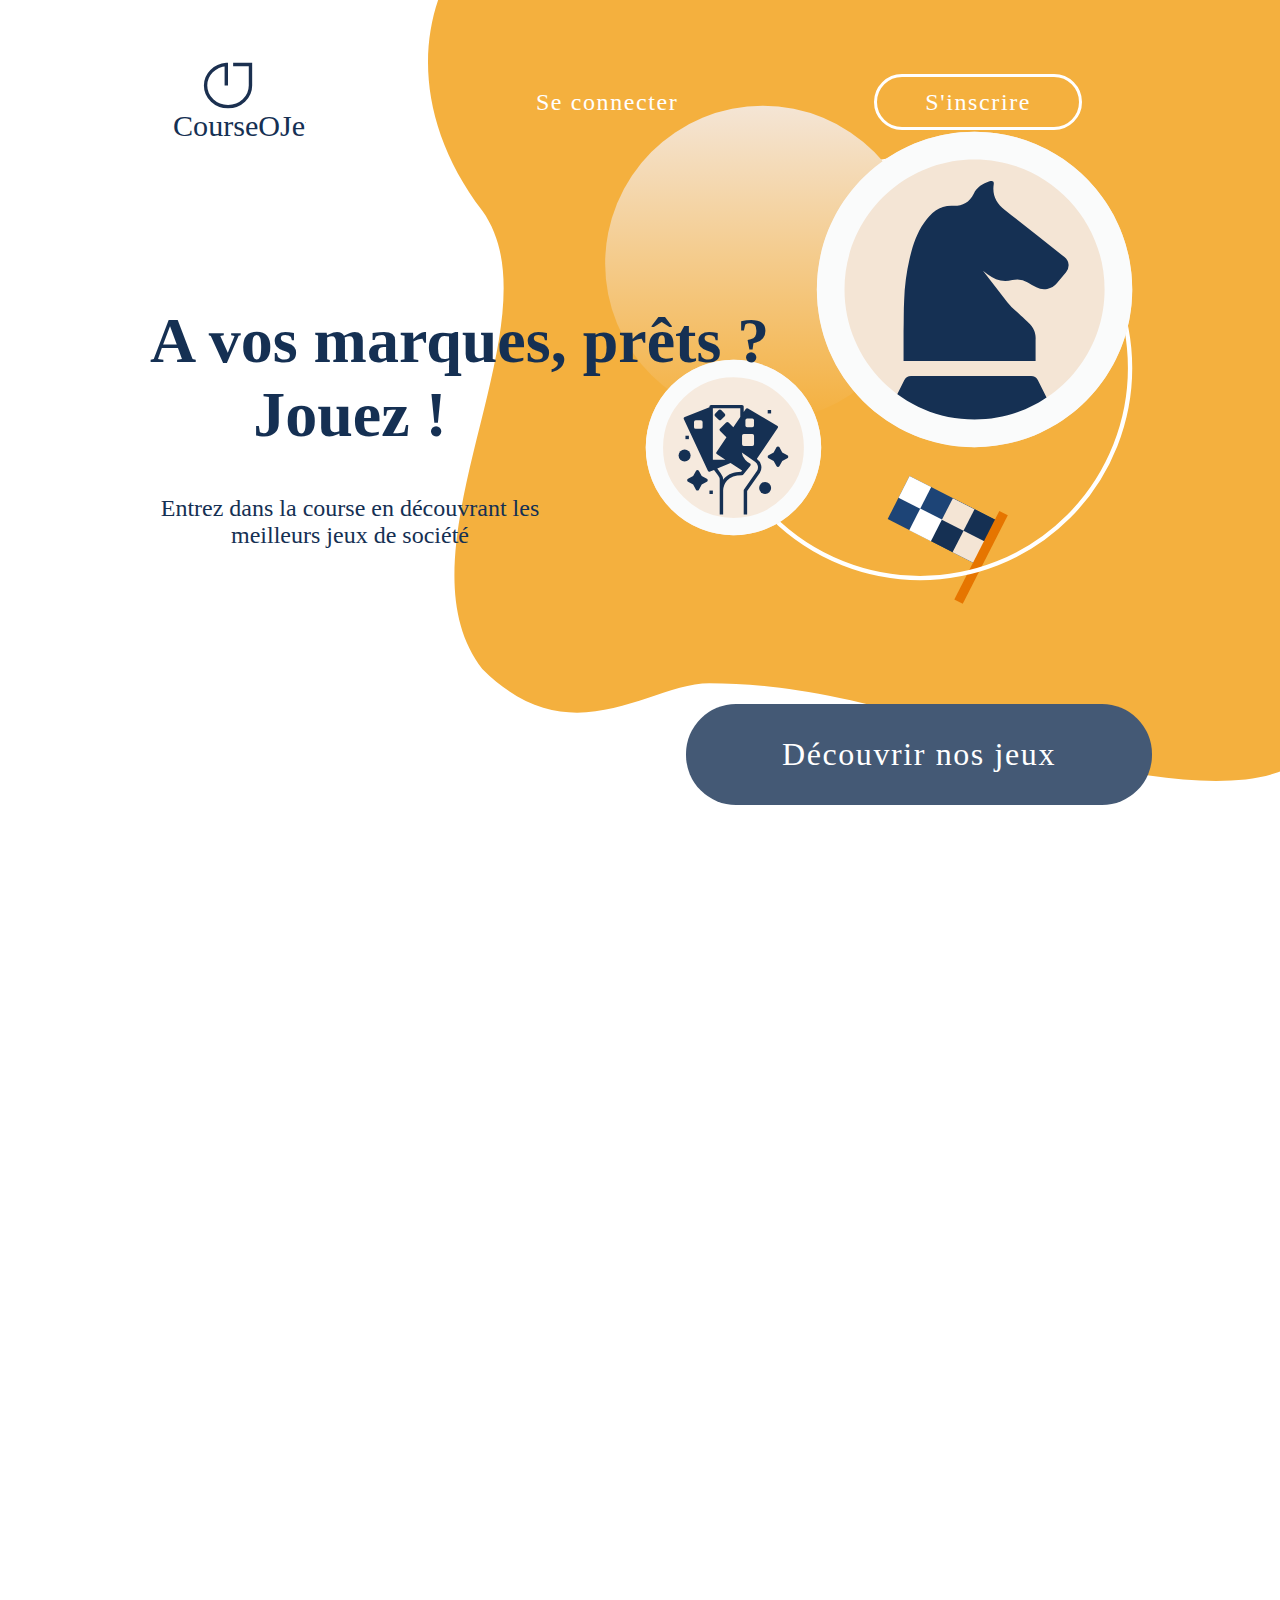
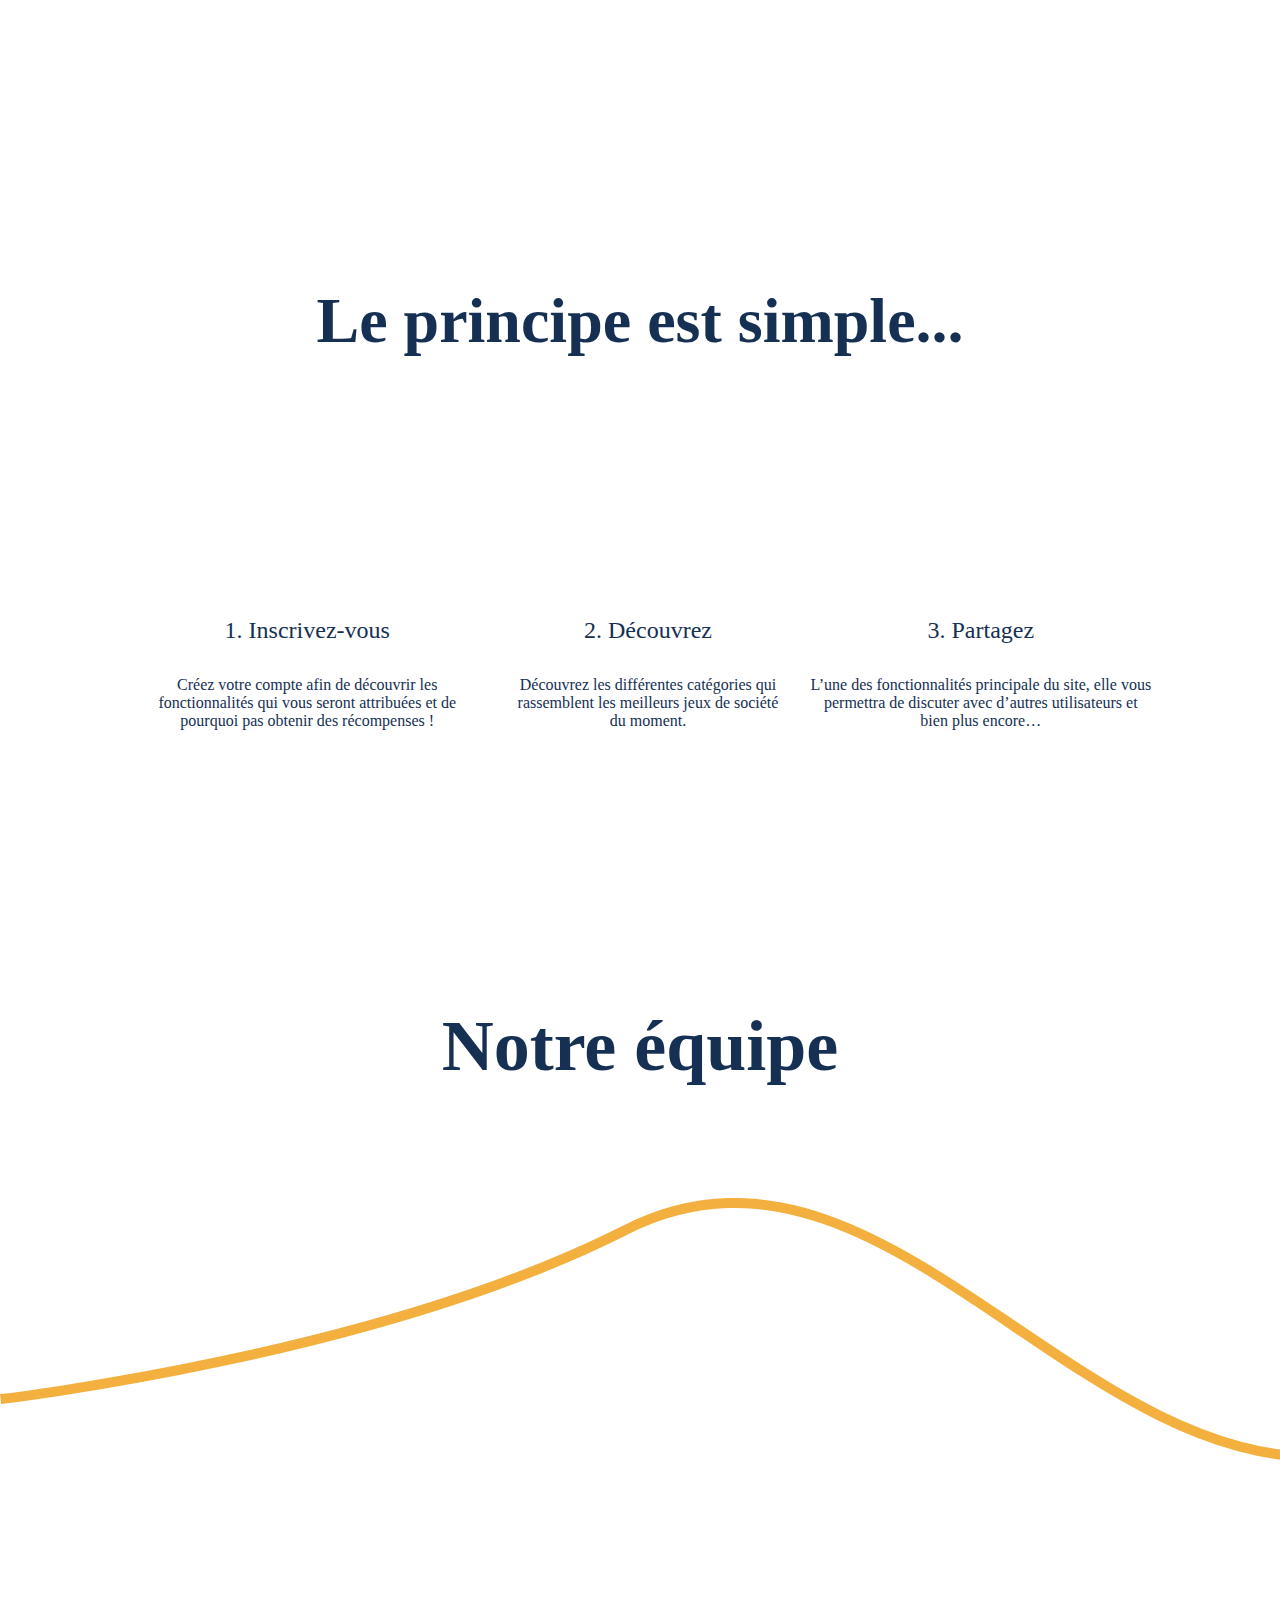
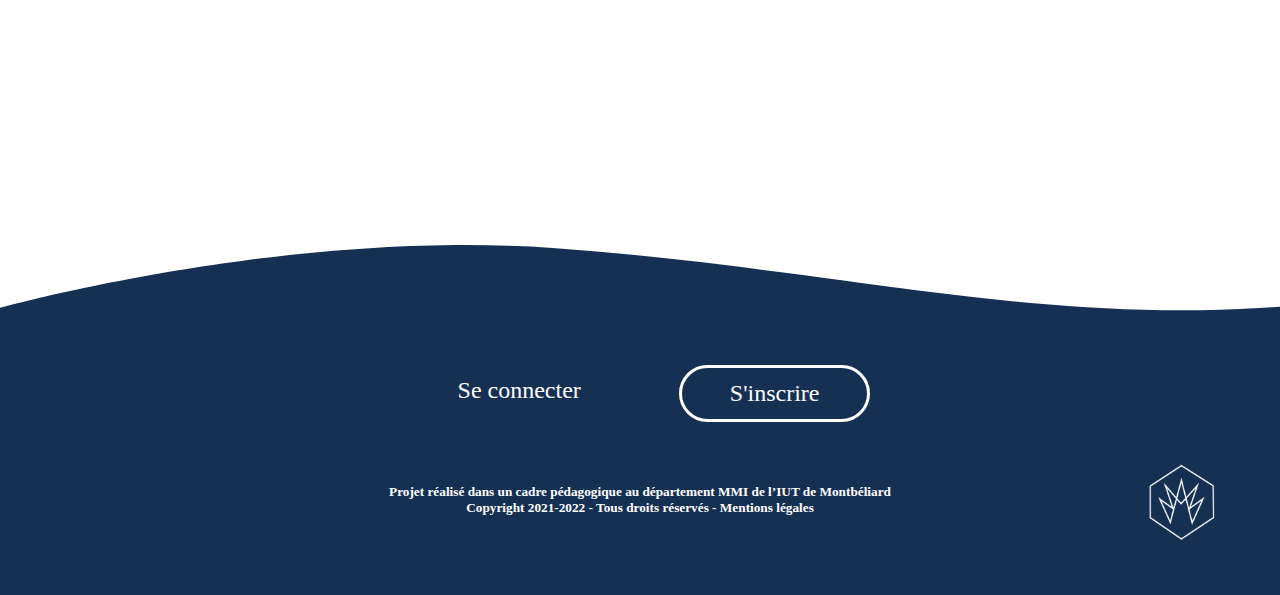
<file: index.html>
<!DOCTYPE html>
<html lang="en">
<head>
    <meta charset="UTF-8">
    <title>Courseojeux</title>
    <link rel="stylesheet" href="styles.css">
    <link rel="stylesheet" href="sal.css">
    <link rel="stylesheet" href="sal.js">
    <link rel="icon" type="image/png" href="img/Logo_CourseOjeux.svg">
</head>
<body>
    <header class="container">
        <div class="logo">
            <a href="index.html">
                <img src="img/Logo_CourseOjeux.svg" alt="">
            </a>
        </div>
        <nav class="nav">
            <ul>
                <li>
                    <a href="connexion.php">Se connecter</a>
                </li>
                <li>
                    <a class="highlight" href="inscription.php">S'inscrire</a>
                </li>
            </ul>
        </nav>
    </header>
    <main class="container">
        <section class="hero container">
            <h1 data-sal="slide-right" data-sal-duration="1500">A vos marques, prêts ? <br>Jouez !</h1>
            <p data-sal="slide-left" data-sal-duration="1500">Entrez dans la course en découvrant les meilleurs jeux de société</p>
            <a href="ProjetS2OF%20copie/index.html">Découvrir nos jeux</a>
        </section>

            <div class="illuaccueil">
                <svg xmlns="http://www.w3.org/2000/svg" xmlns:xlink="http://www.w3.org/1999/xlink" width="900" height="944" viewBox="0 0 1041.579 1092.467">
            <defs>
                <linearGradient id="linear-gradient" x1="0.5" x2="0.5" y2="1" gradientUnits="objectBoundingBox">
                    <stop offset="0" stop-color="#f4e5d5"/>
                    <stop offset="1" stop-color="#f4b03e"/>
                </linearGradient>
            </defs>
            <g id="illucomp" data-name="Groupe 258" transform="translate(-940.978 90.101)">
                <path id="fond_jaune_haut_droit" data-name="fond jaune haut droit" d="M5341.39,4051.07c90.757,126.593-105.987,393.323,0,530.242,103.049,103.1,193.007,16.69,262.681,16.69s143.514,10.58,266.377,46.552,497.7,159.039,444.527-63.243,0-714.305,0-714.305l-64.17-227.754s-615.229-72.517-863.41,53.8C5278.371,3748.55,5231.074,3906.233,5341.39,4051.07Z" transform="translate(-4337.549 -3708.637)" fill="#f4b03e"/>
                <g id="drapeau_course" data-name="drapeau course" transform="matrix(0.891, 0.454, -0.454, 0.891, 1475.893, 513.817)">
                    <path id="Tracé_1438" data-name="Tracé 1438" d="M102.629,129.883H215.192v55.8H102.629Zm0,0" transform="translate(-21.102 -19.184)" fill="#1d4476"/>
                    <path id="Tracé_1439" data-name="Tracé 1439" d="M256,129.879h56.281v55.8H256Zm0,0" transform="translate(-118.192 -19.182)" fill="#153053"/>
                    <path id="Tracé_1440" data-name="Tracé 1440" d="M102.629,129.883H130.77v28.141H102.629Zm0,0" transform="translate(-21.102 -19.184)" fill="#fff"/>
                    <path id="Tracé_1441" data-name="Tracé 1441" d="M179.312,205.91h28.141v28.141H179.312Zm0,0" transform="translate(-69.646 -67.312)" fill="#fff"/>
                    <path id="Tracé_1442" data-name="Tracé 1442" d="M256,129.883h28.14v28.141H256Zm0,0" transform="translate(-118.192 -19.184)" fill="#f4e5d5"/>
                    <path id="Tracé_1443" data-name="Tracé 1443" d="M332.684,205.91h28.141v28.141H332.684Zm0,0" transform="translate(-166.736 -67.312)" fill="#f4e5d5"/>
                    <path id="Tracé_1445" data-name="Tracé 1445" d="M404.937,99.578h11.032v114.8H404.937Zm0,0" transform="translate(-212.475)" fill="#e67500"/>
                </g>
                <g id="demi_cercle_haut_droit_" data-name="demi cercle haut droit " transform="translate(1265 279)" fill="none" stroke="#fff" stroke-width="5">
                    <circle cx="245.5" cy="245.5" r="245.5" stroke="none"/>
                    <circle cx="245.5" cy="245.5" r="243" fill="none"/>
                </g>
                <circle id="Ellipse_haut_droit_" data-name="Ellipse haut droit " cx="182.5" cy="182.5" r="182.5" transform="translate(1146 221)" fill="url(#linear-gradient)"/>
                <g id="Cheval_echec_" data-name="Cheval (echec)">
                    <circle id="fond_cheval_echec_" data-name="fond cheval (echec)" cx="182.5" cy="182.5" r="182.5" transform="translate(1391 251)" fill="#f4e5d5"/>
                    <g id="cheval_exhec_" data-name="cheval (exhec)" transform="translate(1409.989 307.884)">
                        <g id="Groupe_198" data-name="Groupe 198" transform="translate(81.354 0)">
                            <g id="Groupe_197" data-name="Groupe 197" transform="translate(0)">
                                <path id="Tracé_1416" data-name="Tracé 1416" d="M282.2,88.164c-23.144-18.178-45.94-36.339-69-54.517-10-7.691-14.862-17.466-12.831-30.106C200.722.4,198.969-.661,195.514.4c-7.952,2.431-14.515,7-18.317,14.341-5.209,10.487-13.456,14.341-23.873,13.994C137.75,28.021,128.1,36.442,119.8,48.352c-9.028,12.64-13.456,27.328-16.911,42.034a241.525,241.525,0,0,0-6.2,47.59c-.712,12.275-.347,24.186-.712,36.391v33.978h152.8v-24.55s1.233-10.331-6.407-17.9-15.748-14.654-15.748-14.654a66.775,66.775,0,0,1-10.539-10.817l-28.179-36.461c1.754,1.424,3.455,2.778,5.209,4.2,8.664,6.632,17.97,9.428,28.665,6.632a23.142,23.142,0,0,1,17.97,2.778,104.42,104.42,0,0,0,9.9,5.591,19.308,19.308,0,0,0,23.717-4.688c3.559-4.271,7.119-8.542,10.678-12.744A12.176,12.176,0,0,0,282.2,88.164Z" transform="translate(-95.976 0)" fill="#153053"/>
                            </g>
                        </g>
                        <g id="Groupe_200" data-name="Groupe 200" transform="translate(64.011 225.707)">
                            <g id="Groupe_199" data-name="Groupe 199" transform="translate(0)">
                                <path id="Tracé_1417" data-name="Tracé 1417" d="M254.074,455.531l-17.362-34.742A8.7,8.7,0,0,0,228.95,416H90.053a8.7,8.7,0,0,0-7.761,4.792L64.93,455.513a8.695,8.695,0,0,0,7.761,12.57H246.313a8.741,8.741,0,0,0,7.4-4.115A8.645,8.645,0,0,0,254.074,455.531Z" transform="translate(-64.011 -415.997)" fill="#153053"/>
                            </g>
                        </g>
                    </g>
                    <g id="contour_cheval_echec_" data-name="contour cheval (echec)" transform="translate(1391 251)" fill="none">
                        <path d="M182.5,0A182.5,182.5,0,1,1,0,182.5,182.5,182.5,0,0,1,182.5,0Z" stroke="none"/>
                        <path d="M 182.5 32 C 99.51400756835938 32 32 99.51400756835938 32 182.5 C 32 265.4859924316406 99.51400756835938 333 182.5 333 C 265.4859924316406 333 333 265.4859924316406 333 182.5 C 333 99.51400756835938 265.4859924316406 32 182.5 32 M 182.5 0 C 283.2919311523438 0 365 81.7080078125 365 182.5 C 365 283.2919311523438 283.2919311523438 365 182.5 365 C 81.7080078125 365 0 283.2919311523438 0 182.5 C 0 81.7080078125 81.7080078125 0 182.5 0 Z" stroke="none" fill="#fafbfb"/>
                    </g>
                </g>
                <g id="Jeu_de_carte_haut_droit_" data-name="Jeu de carte haut droit ">
                    <g id="fond_jeu_de_cartes_" data-name="fond jeu de cartes " transform="translate(1193 515)" fill="#f6eade" stroke="#fafbfb" stroke-width="20">
                        <circle cx="101.5" cy="101.5" r="101.5" stroke="none"/>
                        <circle cx="101.5" cy="101.5" r="91.5" fill="none"/>
                    </g>
                    <g id="jeu_de_cartes_" data-name="jeu de cartes " transform="translate(1231 567.1)">
                        <path id="Tracé_1418" data-name="Tracé 1418" d="M144,400h3.966v3.966H144Z" transform="translate(-108.31 -300.86)" fill="#153053"/>
                        <path id="Tracé_1419" data-name="Tracé 1419" d="M416,24h3.966v3.966H416Z" transform="translate(-312.894 -18.052)" fill="#153053"/>
                        <path id="Tracé_1420" data-name="Tracé 1420" d="M32,144h3.966v3.966H32Z" transform="translate(-24.069 -108.31)" fill="#153053"/>
                        <path id="Tracé_1421" data-name="Tracé 1421" d="M13.88,214.94a6.94,6.94,0,1,0-6.94,6.94,6.94,6.94,0,0,0,6.94-6.94Z" transform="translate(0 -156.447)" fill="#153053"/>
                        <path id="Tracé_1422" data-name="Tracé 1422" d="M382.94,360a6.94,6.94,0,1,0,6.94,6.94A6.94,6.94,0,0,0,382.94,360Z" transform="translate(-282.808 -270.774)" fill="#153053"/>
                        <path id="Tracé_1423" data-name="Tracé 1423" d="M438.765,204.028l-5.9-3.227-3.227-5.9a1.983,1.983,0,0,0-3.479,0l-3.227,5.9-5.9,3.227a1.983,1.983,0,0,0,0,3.479l5.9,3.227,3.227,5.9a1.983,1.983,0,0,0,3.479,0l3.227-5.9,5.9-3.227a1.983,1.983,0,0,0,0-3.479Z" transform="translate(-312.897 -145.82)" fill="#153053"/>
                        <path id="Tracé_1424" data-name="Tracé 1424" d="M62.765,314.158l-5.9-3.227-3.227-5.9a1.983,1.983,0,0,0-3.479,0l-3.227,5.9-5.9,3.227a1.983,1.983,0,0,0,0,3.479l5.9,3.227,3.227,5.9a1.983,1.983,0,0,0,3.479,0l3.227-5.9,5.9-3.227a1.983,1.983,0,0,0,0-3.479Z" transform="translate(-30.089 -228.654)" fill="#153053"/>
                        <path id="Tracé_1425" data-name="Tracé 1425" d="M112.25,78.34a11.944,11.944,0,0,0-3.483-15.813l-.109-.076,24.056-35.564a1.983,1.983,0,0,0-.637-2.821L98.37,4.238a1.983,1.983,0,0,0-2.645.595L93.4,8.253V1.983A1.983,1.983,0,0,0,91.416,0H55.725a1.983,1.983,0,0,0-1.983,1.983v.64l-28.5,11.4a1.983,1.983,0,0,0-1.06,2.68L51.946,76.185a1.981,1.981,0,0,0,2.559.991l4.523-1.884L63.8,81.678l.039.051a8.224,8.224,0,0,1,1.8,5.119V126.9H69.6V98.878a18.8,18.8,0,0,1,4.544-11.467c3.706-4.06,9.516-6.117,17.267-6.117a1.983,1.983,0,0,0,1.548-.744l7.931-9.914a1.983,1.983,0,0,0-.662-3.012A20.021,20.021,0,0,1,95.109,63.6a13.877,13.877,0,0,1-3.876-8.387L106.51,65.787a7.964,7.964,0,0,1,2.358,10.481L93.753,98.009A1.983,1.983,0,0,0,93.4,99.14V126.9h3.966V99.762l14.8-21.3q.043-.062.081-.127ZM45.811,19.828v5.948a1.983,1.983,0,0,1-1.983,1.983H37.88A1.983,1.983,0,0,1,35.9,25.776V19.828a1.983,1.983,0,0,1,1.983-1.983h5.948A1.983,1.983,0,0,1,45.811,19.828Zm59.555,25.706a1.983,1.983,0,0,1-1.983,1.983H93.469a1.983,1.983,0,0,1-1.983-1.983V35.62a1.983,1.983,0,0,1,1.983-1.983h9.914a1.983,1.983,0,0,1,1.983,1.983Zm-9.984-21.74V17.845a1.983,1.983,0,0,1,1.983-1.983h5.948a1.983,1.983,0,0,1,1.983,1.983v5.948a1.983,1.983,0,0,1-1.983,1.983H97.364A1.983,1.983,0,0,1,95.381,23.794ZM57.708,3.966H89.433v10.12l-8.04,11.822-5.5-5.5a1.983,1.983,0,0,0-2.8,0l-7.01,7.01a1.983,1.983,0,0,0,0,2.8l7.01,7.01a1.983,1.983,0,0,0,.4.3L62.017,54.4a1.983,1.983,0,0,0,.56,2.778L72.23,63.45H57.708ZM90.455,77.339c-8.44.174-14.907,2.661-19.233,7.4A19.8,19.8,0,0,0,69.6,86.764a12.2,12.2,0,0,0-2.642-7.485L62.8,73.72,78.18,67.314l13.358,8.675Z" transform="translate(-18.052)" fill="#153053"/>
                        <path id="Tracé_1426" data-name="Tracé 1426" d="M174.189,34.435a1.977,1.977,0,0,0,1.4-.581l4.207-4.206a1.983,1.983,0,0,0,0-2.8l-4.207-4.207a1.983,1.983,0,0,0-2.8,0l-4.206,4.207a1.983,1.983,0,0,0,0,2.8l4.206,4.206a1.977,1.977,0,0,0,1.4.581Z" transform="translate(-126.361 -16.59)" fill="#153053"/>
                    </g>
                </g>
            </g>
        </svg>
            </div>


        <div class="visu2">
            <div class="podium">
                <svg data-sal="slide-right" data-sal-duration="1500" xmlns="http://www.w3.org/2000/svg" xmlns:xlink="http://www.w3.org/1999/xlink" width="435" height="607" viewBox="0 0 681 950.934">
                <g id="Groupe_259" data-name="Groupe 259" transform="translate(-163 -1196.566)">
                    <g id="cercle_fond_podium" data-name="cercle fond podium" transform="translate(163 1196.566)" fill="none" stroke="#143052" stroke-width="25" opacity="0.807">
                        <circle cx="340.5" cy="340.5" r="340.5" stroke="none"/>
                        <circle cx="340.5" cy="340.5" r="328" fill="none"/>
                    </g>
                    <g id="N_3" data-name="N°3" transform="translate(247 1496.033)">
                        <rect id="rect_podium_3" data-name="rect podium 3" width="146.133" height="406.133" transform="translate(355.2 245.333)" fill="#e8dcd0"/>
                        <rect id="ombre_podium_3" data-name="ombre podium 3" width="146.133" height="13.867" transform="translate(355.2 245.333)" fill="#d0c4b9"/>
                        <path id="haut_podium_3" data-name="haut podium 3" d="M0,0H167.467V35.2H0Z" transform="translate(344.533 211.2)" fill="#e8dcd0"/>
                        <path id="_3" data-name="3" d="M394.667,323.2V301.867H464V320l-23.467,26.667A32.956,32.956,0,0,1,461.866,358.4c5.333,6.4,7.467,12.8,7.467,21.333,0,11.733-4.267,21.333-11.733,27.733-8.533,6.4-18.133,9.6-30.933,9.6s-25.6-4.267-38.4-12.8L398.933,384c10.667,7.467,20.267,11.733,28.8,11.733q8,0,12.8-3.2a13.334,13.334,0,0,0,0-21.334c-4.267-3.2-8.533-4.267-16-4.267-3.2,0-8.533,1.067-14.933,3.2V352l21.333-25.6H394.666v-3.2Z" transform="translate(0 58)" fill="#fff"/>
                    </g>
                    <g id="N_2" data-name="N°2" transform="translate(247 1496.033)">
                        <rect id="rect_podium_2" data-name="rect podium 2" width="146.133" height="470.133" transform="translate(10.667 181.333)" fill="#153053"/>
                        <path id="ombre_podium_2" data-name="ombre podium 2" d="M0,0H146.133V13.867H0Z" transform="translate(10.667 181.333)" fill="#0f2440"/>
                        <rect id="haut_podium_2" data-name="haut podium 2" width="167.467" height="35.2" transform="translate(0 147.2)" fill="#153053"/>
                        <path id="_2" data-name="2" d="M92.8,284.8c3.2-4.267,4.267-7.467,4.267-11.733s-1.067-6.4-3.2-9.6a13.521,13.521,0,0,0-9.6-4.267C76.8,259.2,70.4,264.533,64,274.133L42.667,263.466C48,254.933,53.333,249.6,59.733,245.333s13.867-6.4,24.533-6.4a38.224,38.224,0,0,1,25.6,9.6c7.467,6.4,10.667,14.933,10.667,25.6,0,5.333-1.067,11.733-4.267,17.067s-8.533,11.733-16,20.267L80,332.8h44.8v22.4h-80V336l33.067-34.133C84.267,294.4,89.6,289.067,92.8,284.8Z" transform="translate(-8 62)" fill="#fff"/>
                    </g>
                    <g id="N_1" data-name="N°1" transform="translate(247 1496.033)">
                        <rect id="rect_podium_1" data-name="rect podium 1" width="146.133" height="576.8" transform="translate(183.467 74.667)" fill="#f4b03e"/>
                        <path id="ombre_podium_1" data-name="ombre podium 1" d="M0,0H146.133V13.867H0Z" transform="translate(183.467 74.667)" fill="#e2a644"/>
                        <rect id="haut_podimum_1" data-name="haut podimum 1" width="167.467" height="35.2" transform="translate(171.733 40.533)" fill="#f4b03e"/>
                        <path id="_1" data-name="1" d="M233.6,131.2h45.867V244.267H254.934V152.534H233.6V131.2Z" transform="translate(-1 71)" fill="#fff"/>
                    </g>
                    <image  id="coupe_au-dessus_du_podium" data-name="coupe au-dessus du podium" width="148" height="148" transform="translate(429 1305.566)" xlink:href="[data-uri]"/>
                </g>
            </svg>
            </div>
            <div class="block" data-sal="slide-left" data-sal-duration="1500">
                <div class="choisissez">
                    <h2>Choisissez entre <br>les meilleurs jeux du moment</h2>
                </div>
                <div class="selection">
                    <a href="#">Notre sélection ></a>
                </div>
            </div>
        </div>

    <div class="visu3">
        <div class="simple">
            <h3>Le principe est simple...</h3>
        </div>
        <div class="align">
            <div class="inscription">
                <svg data-sal="slide-right" data-sal-duration="1500" xmlns="http://www.w3.org/2000/svg" width="108" height="109" viewBox="0 0 216.7 218.72">
                    <g id="Groupe_260" data-name="Groupe 260" transform="translate(-240.166 -2889.5)">
                        <path id="fond_inscrivez-vous" data-name="fond inscrivez-vous" d="M5290.925,3705.4c17.9,25.266-20.9,78.5,0,105.828,20.323,20.578,33.738,16.844,47.479,16.844s57.167-7.179,81.4,0,84.7,17.546,74.215-26.818-11.357-34.455-11.97-71.812,33.964-97.555-11.77-106.235-121.334-14.474-170.279,10.738C5278.5,3645.024,5269.168,3676.5,5290.925,3705.4Z" transform="translate(-5038.361 -726.301)" fill="#f4b03e" opacity="0.996"/>
                        <g id="Picto_inscrivez-vous" data-name="Picto inscrivez-vous" transform="translate(286.167 2927.844)">
                            <path id="Tracé_23" data-name="Tracé 23" d="M39.314,34.1a2.966,2.966,0,0,1-2.09-.862L24.7,20.716a2.952,2.952,0,0,0-4.175,4.175,2.952,2.952,0,0,1-4.175,4.175A8.856,8.856,0,0,1,28.874,16.541L41.4,29.066a2.95,2.95,0,0,1-2.09,5.037Z" transform="translate(67.484 68.449)" fill="#153053"/>
                            <path id="Tracé_24" data-name="Tracé 24" d="M20.552,29.155a2.966,2.966,0,0,1-2.09-.862,8.885,8.885,0,0,1,0-12.524,9.083,9.083,0,0,1,12.53,0l8.35,8.35a2.952,2.952,0,1,1-4.175,4.175l-8.35-8.35a2.954,2.954,0,0,0-4.181,4.175,2.95,2.95,0,0,1-2.084,5.037Z" transform="translate(77.89 65.047)" fill="#153053"/>
                            <path id="Tracé_25" data-name="Tracé 25" d="M57.756,80.145a26.27,26.27,0,0,1-6.507-.815l-20.591-5.25a2.924,2.924,0,0,1-1.819-1.37,10.6,10.6,0,0,1,1.724-12.749A11.343,11.343,0,0,1,38,56.957L12.813,31.772a8.864,8.864,0,0,1,0-12.524,9.083,9.083,0,0,1,12.53,0L50.392,44.3a2.952,2.952,0,0,1-4.175,4.175L21.163,23.422a3.033,3.033,0,0,0-4.175,0,2.955,2.955,0,0,0,0,4.175L48.3,58.917a2.953,2.953,0,0,1-3.017,4.889c-2.516-.821-8.391-1.831-10.552.331a4.488,4.488,0,0,0-1.211,4.582L52.7,73.609a20.746,20.746,0,0,0,19.717-5.415L79.616,61a20.7,20.7,0,0,0,0-29.23L67.086,19.247a3.021,3.021,0,0,0-4.175,0,2.937,2.937,0,0,0-.006,4.175A2.952,2.952,0,0,1,58.73,27.6a8.846,8.846,0,0,1,.006-12.53,9.052,9.052,0,0,1,12.524,0L83.785,27.591a26.609,26.609,0,0,1,0,37.579l-7.2,7.192a26.623,26.623,0,0,1-18.831,7.783Z" transform="translate(50.14 61.562)" fill="#153053"/>
                            <path id="Tracé_26" data-name="Tracé 26" d="M62,109.29H14.762A14.779,14.779,0,0,1,0,94.527V17.762A14.779,14.779,0,0,1,14.762,3h11.81a2.952,2.952,0,0,1,0,5.9H14.762A8.868,8.868,0,0,0,5.9,17.762V94.527a8.868,8.868,0,0,0,8.857,8.857H62a2.952,2.952,0,0,1,0,5.9Z" transform="translate(0 14.715)" fill="#153053"/>
                            <path id="Tracé_27" data-name="Tracé 27" d="M48.287,35.43H12.857A8.868,8.868,0,0,1,4,26.572V14.762A2.954,2.954,0,0,1,6.952,11.81h9.153a14.766,14.766,0,0,1,28.934,0h9.153a2.954,2.954,0,0,1,2.952,2.952v11.81A8.868,8.868,0,0,1,48.287,35.43ZM9.9,17.715v8.857a2.957,2.957,0,0,0,2.952,2.952h35.43a2.957,2.957,0,0,0,2.952-2.952V17.715H42.382a2.954,2.954,0,0,1-2.952-2.952,8.857,8.857,0,0,0-17.715,0,2.954,2.954,0,0,1-2.952,2.952Z" transform="translate(19.62)" fill="#153053"/>
                            <path id="Tracé_28" data-name="Tracé 28" d="M38.572,56.145a2.954,2.954,0,0,1-2.952-2.952V17.762A8.868,8.868,0,0,0,26.762,8.9H14.953a2.952,2.952,0,1,1,0-5.9h11.81A14.779,14.779,0,0,1,41.525,17.762v35.43A2.954,2.954,0,0,1,38.572,56.145Z" transform="translate(58.86 14.715)" fill="#153053"/>
                            <path id="Tracé_29" data-name="Tracé 29" d="M65,13.9H5.952a2.952,2.952,0,0,1,0-5.9H65a2.952,2.952,0,0,1,0,5.9Z" transform="translate(14.715 39.24)" fill="#153053"/>
                            <path id="Tracé_30" data-name="Tracé 30" d="M65,16.9H5.952a2.952,2.952,0,0,1,0-5.9H65a2.952,2.952,0,0,1,0,5.9Z" transform="translate(14.715 53.955)" fill="#153053"/>
                            <path id="Tracé_31" data-name="Tracé 31" d="M35.477,19.9H5.952a2.952,2.952,0,0,1,0-5.9H35.477a2.952,2.952,0,1,1,0,5.9Z" transform="translate(14.715 68.67)" fill="#153053"/>
                        </g>
                    </g>
                </svg>
                <h4>1. Inscrivez-vous</h4>
                <p>Créez votre compte afin de découvrir les fonctionnalités qui vous seront attribuées et de pourquoi pas obtenir des récompenses ! </p>
            </div>
            <div class="decouverte">
                <svg data-sal="slide-up" data-sal-duration="1500" xmlns="http://www.w3.org/2000/svg" width="108" height="109" viewBox="0 0 216.7 218.72">
                    <g id="Groupe_261" data-name="Groupe 261" transform="translate(-875.166 -2889.5)">
                        <path id="Tracé_1477" data-name="Tracé 1477" d="M5290.925,3705.4c17.9,25.266-20.9,78.5,0,105.828,20.323,20.578,33.738,16.844,47.479,16.844s57.167-7.179,81.4,0,84.7,17.546,74.215-26.818-11.357-34.455-11.97-71.812,33.964-97.555-11.77-106.235-121.334-14.474-170.279,10.738C5278.5,3645.024,5269.168,3676.5,5290.925,3705.4Z" transform="translate(-4403.361 -726.301)" fill="#f4b03e" opacity="0.996"/>
                        <g id="Groupe_13" data-name="Groupe 13" transform="translate(70.234 514.435)">
                            <g id="_2530991" data-name="2530991" transform="translate(835.24 2405.72)">
                                <path id="Tracé_32" data-name="Tracé 32" d="M159.446,24.332a22.1,22.1,0,0,0-15.16-10.785l-1.7-7.018a2.327,2.327,0,0,0-2.818-1.713L126.737,7.972a2.329,2.329,0,0,0-1.714,2.81l1.242,5.129L39.79,36.852a2.329,2.329,0,0,0-1.709,2.807l.834,3.443-15.7,3.8a2.329,2.329,0,0,0-1.714,2.81l1.23,5.08L6.536,58.714a2.327,2.327,0,0,0-1.714,2.81L7.814,73.879a2.329,2.329,0,0,0,2.261,1.781,2.374,2.374,0,0,0,.549-.066l16.191-3.919,1.226,5.064A2.329,2.329,0,0,0,30.3,78.518a2.3,2.3,0,0,0,.549-.066l15.7-3.8L47.39,78.1a2.33,2.33,0,0,0,2.261,1.779,2.3,2.3,0,0,0,.549-.066l23.26-5.636a10.271,10.271,0,0,0,1.6,3.724L38,153.236a6.312,6.312,0,1,0,11.33,5.567l27.9-56.741v53.959a6.317,6.317,0,1,0,12.634,0V102.062l27.9,56.741a6.355,6.355,0,0,0,5.672,3.535,6.166,6.166,0,0,0,2.778-.649,6.308,6.308,0,0,0,2.887-8.45L92.053,77.891a10.2,10.2,0,0,0,1.423-8.564l43.195-10.474,1.245,5.136a2.329,2.329,0,0,0,2.81,1.714l13.033-3.157a2.326,2.326,0,0,0,1.714-2.81l-1.7-7.014a22.135,22.135,0,0,0,5.672-28.39ZM11.79,70.521l-1.9-7.83,13.929-3.371,1.9,7.83Zm20.227,2.861L30.8,68.372a.136.136,0,0,0-.008-.056.44.44,0,0,1-.019-.055L27.811,56.016v-.049c0-.016-.012-.031-.016-.048l-1.219-5.032,13.442-3.253,5.452,22.5Zm56.259-4.389a5.619,5.619,0,0,1-.723,7.059l-.012.015a5.644,5.644,0,0,1-7.987,0l-.012-.015a5.647,5.647,0,1,1,8.732-7.064Zm-43.12,87.758a1.66,1.66,0,0,1-3.059-.2,1.637,1.637,0,0,1,.082-1.263L77.233,84v7.519Zm38.394.931a1.664,1.664,0,0,1-1.662-1.662V82.234a9.517,9.517,0,0,0,3.325,0v73.787a1.664,1.664,0,0,1-1.662,1.662ZM125,156.554a1.658,1.658,0,0,1-.856.962,1.694,1.694,0,0,1-2.2-.767L89.867,91.515V84l35.055,71.3a1.632,1.632,0,0,1,.081,1.257ZM83.55,61.768a10.314,10.314,0,0,0-9.927,7.58L51.36,74.738,43.984,44.284v-.023l-.831-3.432,84.21-20.395,8.209,33.894L91.122,65.107a10.27,10.27,0,0,0-7.572-3.339Zm58.339-1.137L131.357,17.144a.169.169,0,0,0-.011-.072.358.358,0,0,1-.023-.066L130.1,11.953l8.511-2.061L150.4,58.575Zm3.631-41.965a17.413,17.413,0,0,1,7.018,28.972Z" transform="translate(-4.755 -4.749)" fill="#153053"/>
                                <path id="Tracé_33" data-name="Tracé 33" d="M81.927,23.962,64.052,28.295a2.327,2.327,0,1,0,1.1,4.522l17.876-4.331a2.327,2.327,0,1,0-1.1-4.521Z" transform="translate(14.194 1.561)" fill="#153053"/>
                                <path id="Tracé_34" data-name="Tracé 34" d="M92.525,23.032a2.322,2.322,0,0,0-2.81-1.716L84.4,22.6a2.327,2.327,0,1,0,1.1,4.522L90.8,25.838a2.326,2.326,0,0,0,1.721-2.806Z" transform="translate(20.905 0.693)" fill="#153053"/>
                            </g>
                        </g>
                    </g>
                </svg>
                <h4>2. Découvrez</h4>
                <p>Découvrez les différentes catégories qui rassemblent les meilleurs jeux de société du moment.</p>
            </div>
            <div class="partage">
                <svg data-sal="slide-left" data-sal-duration="1500" xmlns="http://www.w3.org/2000/svg" width="108" height="109" viewBox="0 0 216.7 218.72">
                    <g id="Groupe_262" data-name="Groupe 262" transform="translate(-1477.166 -2889.5)">
                        <g id="fond_partagez" data-name="fond partagez" transform="translate(24 378.699)">
                            <path id="Tracé_1478" data-name="Tracé 1478" d="M5290.925,3705.4c17.9,25.266-20.9,78.5,0,105.828,20.323,20.578,33.738,16.844,47.479,16.844s57.167-7.179,81.4,0,84.7,17.546,74.215-26.818-11.357-34.455-11.97-71.812,33.964-97.555-11.77-106.235-121.334-14.474-170.279,10.738C5278.5,3645.024,5269.168,3676.5,5290.925,3705.4Z" transform="translate(-3825.361 -1105)" fill="#f4b03e" opacity="0.996"/>
                        </g>
                        <g id="Picto_partagez" data-name="Picto partagez" transform="translate(1521.441 2934.452)">
                            <g id="Groupe_245" data-name="Groupe 245" transform="translate(0.005)">
                                <path id="Tracé_1541" data-name="Tracé 1541" d="M121.728,0H7.252A7.254,7.254,0,0,0,.007,7.246V39.969a7.257,7.257,0,0,0,7.245,7.253h5.466l.069,10.557A2.519,2.519,0,0,0,16.794,59.8L33.98,47.222H54.193L62.41,59.188a2.519,2.519,0,0,0,4.153,0l8.217-11.966H95L112.18,59.795a2.519,2.519,0,0,0,4.007-2.015l.075-10.558h5.467a7.257,7.257,0,0,0,7.245-7.253V7.246A7.255,7.255,0,0,0,121.728,0Zm2.208,39.969a2.214,2.214,0,0,1-2.208,2.215H113.76a2.519,2.519,0,0,0-2.519,2.5l-.058,8.138L97.312,42.67a2.52,2.52,0,0,0-1.488-.486H73.454a2.519,2.519,0,0,0-2.077,1.093L64.487,53.312,57.6,43.277a2.519,2.519,0,0,0-2.077-1.093H33.156a2.521,2.521,0,0,0-1.487.486L17.793,52.822l-.053-8.135a2.519,2.519,0,0,0-2.519-2.5H7.252a2.214,2.214,0,0,1-2.208-2.215V7.246A2.21,2.21,0,0,1,7.252,5.038H121.728a2.21,2.21,0,0,1,2.208,2.208Z" transform="translate(-0.006)" fill="#153053"/>
                                <path id="Tracé_1542" data-name="Tracé 1542" d="M120.228,302.073a13.8,13.8,0,1,0-23.655,0,15.028,15.028,0,0,0-4.8,3.509,20.538,20.538,0,0,0-11.964-12.425,18.691,18.691,0,1,0-30.651,0,20.54,20.54,0,0,0-11.965,12.424,15.02,15.02,0,0,0-4.8-3.509,13.8,13.8,0,1,0-23.654,0A15.022,15.022,0,0,0,.005,315.631v8.161a2.519,2.519,0,0,0,2.519,2.519H53.175a2.519,2.519,0,1,0,0-5.038H41.136V312.1a15.351,15.351,0,0,1,11.9-14.862,18.631,18.631,0,0,0,22.908,0A15.349,15.349,0,0,1,87.834,312.1v9.177H75.794a2.519,2.519,0,1,0,0,5.038h50.658a2.519,2.519,0,0,0,2.519-2.519V315.63A15.019,15.019,0,0,0,120.228,302.073ZM20.574,286.2a8.766,8.766,0,1,1-8.769,8.77A8.776,8.776,0,0,1,20.574,286.2ZM5.043,321.272V315.63a9.94,9.94,0,0,1,7.369-9.541,13.769,13.769,0,0,0,16.318,0A9.94,9.94,0,0,1,36.1,315.63v5.642Zm45.789-38.794a13.653,13.653,0,1,1,13.653,13.653A13.669,13.669,0,0,1,50.832,282.479ZM108.4,286.2a8.766,8.766,0,1,1-8.769,8.77A8.776,8.776,0,0,1,108.4,286.2ZM92.872,315.63a9.94,9.94,0,0,1,7.369-9.541,13.769,13.769,0,0,0,16.318,0,9.94,9.94,0,0,1,7.374,9.541v5.642H92.872Z" transform="translate(-0.005 -197.341)" fill="#153053"/>
                                <path id="Tracé_1543" data-name="Tracé 1543" d="M247.546,55.813H181.951a2.519,2.519,0,0,0,0,5.038h65.6a2.519,2.519,0,1,0,0-5.038Z" transform="translate(-134.235 -41.754)" fill="#153053"/>
                                <path id="Tracé_1544" data-name="Tracé 1544" d="M54.652,60.851H73.38a2.519,2.519,0,1,0,0-5.038H54.652a2.519,2.519,0,0,0,0,5.038Z" transform="translate(-39.002 -41.754)" fill="#153053"/>
                                <path id="Tracé_1545" data-name="Tracé 1545" d="M386.757,111.626H368.036a2.519,2.519,0,0,0,0,5.038h18.721a2.519,2.519,0,0,0,0-5.038Z" transform="translate(-273.447 -83.508)" fill="#153053"/>
                                <path id="Tracé_1546" data-name="Tracé 1546" d="M120.247,111.626H54.652a2.519,2.519,0,0,0,0,5.038h65.595a2.519,2.519,0,1,0,0-5.038Z" transform="translate(-39.002 -83.508)" fill="#153053"/>
                                <path id="Tracé_1547" data-name="Tracé 1547" d="M248.5,492a2.519,2.519,0,0,0,0,5.038h.014A2.519,2.519,0,1,0,248.5,492Z" transform="translate(-184.025 -368.068)" fill="#153053"/>
                            </g>
                        </g>
                    </g>
                </svg>
                <h4>3. Partagez</h4>
                <p>L’une des fonctionnalités principale du site, elle vous permettra de discuter avec d’autres utilisateurs et bien plus encore…</p>
            </div>
        </div>
    </div>
    <div class="visu4">
        <div class="titreequipe">
            <h2>Notre équipe</h2>
        </div>
        <div class="bande">
            <div class="align2">
                <div class="theo" data-sal="slide-up" data-sal-duration="1500" data-sal-delay="250">
                    <img src="img/photo_théo.png" alt="">
                    <h4>Théo Reille</h4>
                    <p>19 ans</p>
                    <strong>Chargé de communication</strong>
                </div>
            <div class="david" data-sal="slide-up" data-sal-duration="1500">
                <img src="img/photo_david.png" alt="">
                <h4>David Rivera</h4>
                <p>20 ans</p>
                <strong>Chargé du design</strong>
            </div>
                <div class="nicolas" data-sal="slide-up" data-sal-duration="1500" data-sal-delay="250">
                    <img src="img/photo_nicolas.png" alt="">
                    <h4>Nicolas Louisin</h4>
                    <p>20 ans</p>
                    <strong>Chargé du développement</strong>
                </div>
            </div>
        </div>
    </div>
    </main>
    <footer>
        <div class="conteneur">
            <a href="connexion.php">Se connecter</a>
            <a class="highlight2" href="inscription.php">S'inscrire</a>
        </div>

        <div class="bas">
            <h5>Projet réalisé dans un cadre pédagogique au département MMI de l’IUT de Montbéliard
                <br/>
                Copyright 2021-2022  - Tous droits réservés - Mentions légales</h5>
        </div>

        <div class="image">
            <a href="http://mmimontbeliard.com/">
                <img src="img/logo%20mmi%20propre.png" alt="">
            </a>
        </div>


    </footer>
</body>

<script src="sal.js"></script>

<script>
    sal();
</script>
</html>
</file>
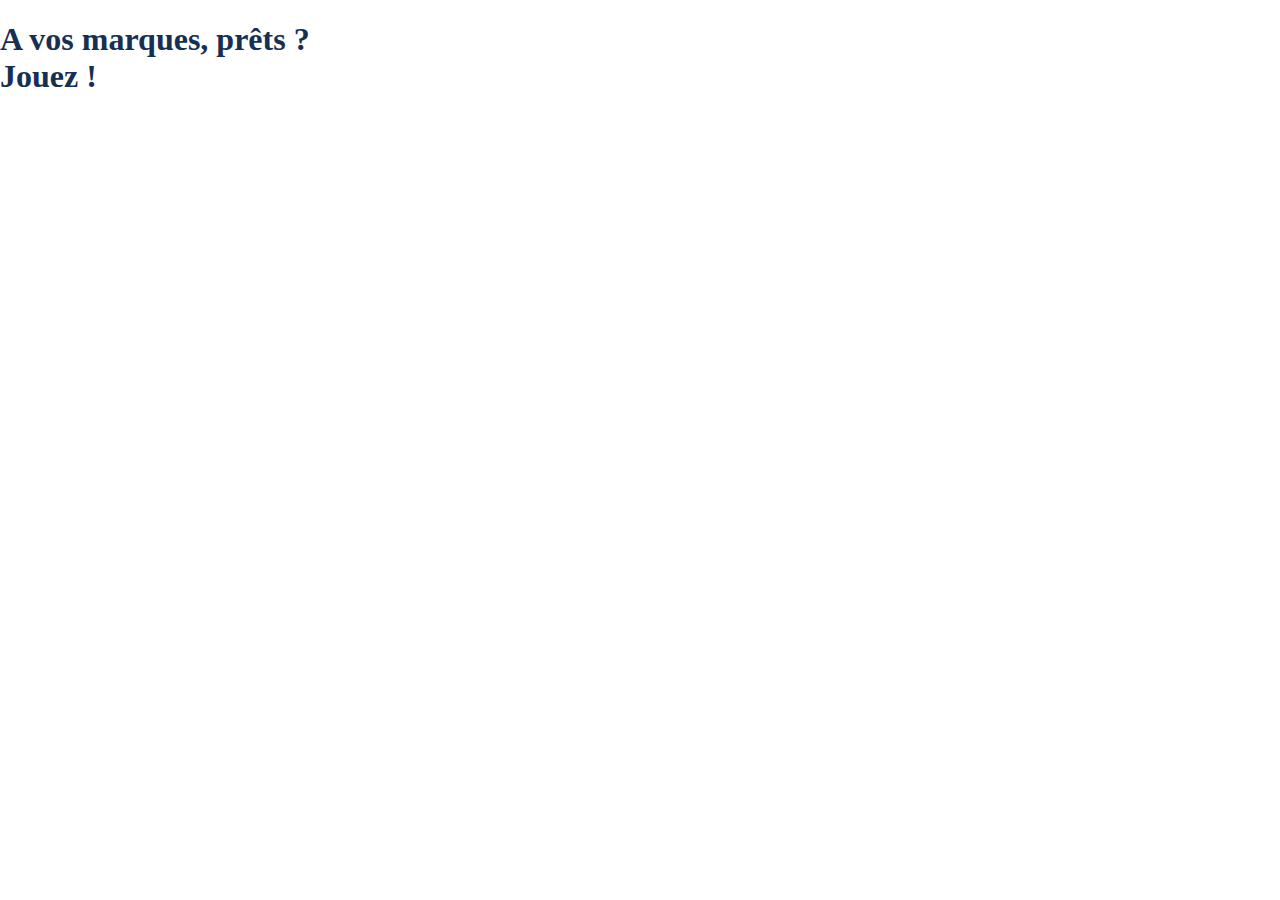
<file: landing page.html>
<!DOCTYPE html>
<html lang="en">
<head>
    <meta charset="UTF-8">
    <title>Projets2 - CourseOjeux</title>
    <link rel="stylesheet" href="styles.css">
</head>
<body>
<h1>A vos marques, prêts ? <br> Jouez !</h1>


</body>
</html>
</file>
<file: styles.css>
html {
    overflow-x: hidden;
    scroll-behavior: smooth;
}

body {
    margin: 0;
    padding: 0;
    color: #153053;
}

/*----------------------------Visu1-----------------------------------*/

header {
    display: flex;
    justify-content: space-between;
    flex-flow: wrap;
    align-items: center;
}

.logo {
    margin-left: 150px;
}

.logo img {
    height: 200px;
    width: 156px;
}

.nav {
    margin-left: 10px;

}

nav {
    margin-right: 150px;
    font-family: BenchNine, cursive;
    font-size: 1.5em;
    letter-spacing: .1rem;
}


nav ul {
    margin: 0;
    padding: 0;
    display: flex;
}

nav ul li {
    list-style: none;
    padding: 0.5em 2em;
}

nav ul li a {
    font-size: 1em;
    color: white;
    text-decoration: none;
}

nav ul li .highlight {
    font-size: 1em;
    color: white;
    text-decoration: none;
    padding: 0.5em 2em;
    border: 3px solid #ffffff;
    border-radius: 50px;
    margin-left: 100px;

}

.highlight:hover {
    background: white;
    color: #F4B03E;
    border-radius: 50px;
    margin-left: 100px;
    transition: 0.5s ease;
}

.illuaccueil {
    float: right;
    margin-top: -67em;
    margin-right: -3em;
}


.hero {
    margin-left: 150px;
    text-align: center;
}

.hero h1 {
    margin-top: 100px;
    font-size: 4em;
    font-family: BenchNine, cursive;
    max-width: 400px;
    white-space: nowrap;

}

.hero p {
    font-size: 1.5em;
    max-width: 400px;
    font-family: "Josefin Sans", cursive;
    margin-bottom: 15em;
}


.hero a {
    position: absolute;
    right: 10%;
    top: 22em;
    background:#445975;
    padding: 1em 3em;
    border-radius: 50px;
    color: white;
    font-size: 2em;
    font-weight: lighter;
    text-decoration: none;
    font-family: BenchNine, cursive;
    letter-spacing: .1rem;
    min-width: 200px;
}

.hero a:hover {
    position: absolute;
    right: 10%;
    top: 22em;
    background:  #153053;
    padding: 1em 3em;
    border-radius: 50px;
    color: white;
    font-size: 2em;
    font-weight: lighter;
    text-decoration: none;
    font-family: BenchNine, cursive;
    letter-spacing: .1rem;
    transition: 0.5s ease;
}

/*--------------------------Visu2-----------------------------------*/

.visu2 {
    display: flex;
    flex-flow: nowrap;
    align-items: center;


}

.selection {
    min-width: 100px;
}

/*
.selection::after {
    content: url("./img/arrow.svg");

}
*/
.block {
    display: block;
    margin-left: 12em;
    text-align: center;
    white-space:nowrap;

}

.block .choisissez h2 {
    font-family: BenchNine, cursive;
    font-size: 3.5em;
}


.block .selection a {
    font-family: "Josefin Sans", cursive;
    font-size: 2em;
    text-decoration: none;
    color: #153053;
}

.block .selection a:hover {
    min-width: 400px;
    font-family: "Josefin Sans", cursive;
    font-size: 2em;
    text-decoration: underline;
}

.podium {
    margin-left: 150px;
    margin-top: 100px;
}

/*--------------------------Visu3-----------------------------------*/


.visu3 {

}

.simple {
    display: flex;
    justify-content: center;
    align-items: center;
    margin-top: 200px;
    margin-bottom: 50px;

}

.simple h3 {
    font-family: BenchNine, cursive;
    font-size: 4em;
}

.align {
    display: flex;
    justify-content: space-between;
    flex-flow: nowrap;
    align-items: center;
    text-align: center;
    margin-left: auto;
    margin-right: auto;
    max-width: 80%;
}

.align h4 {
    font-family: "Josefin Sans", cursive;
    font-size: 1.5em;
    font-weight: 500;
}

.align p {
    font-family: "Open Sans", cursive;
    font-size: 1em;

}

.align .decouverte {
    margin-left: 30px;
    margin-right: 30px;
}



/*--------------------------Visu4-----------------------------------*/



.visu4 img {
    max-width: 100%;

}

.titreequipe {
    display: flex;
    justify-content: center;
    align-items: center;
    margin-top: 200px;
    margin-bottom: 50px;
}

.titreequipe {
    font-family: BenchNine, cursive;
    font-size: 3em;
}



.align2 {
    display: flex;
    justify-content: space-between;
    flex-flow: wrap;
    align-items: center;
    text-align: center;
    margin-left: auto;
    margin-right: auto;
    max-width: 80%;

}
.bande {
    max-width: 100%;
    background: url("./img/vague_derriere_profils.png");
    background-repeat: no-repeat;
    margin-bottom: -20px;

}

.align2 h4 {
    font-family: "Josefin Sans", cursive;
    font-size: 1.5em;
    font-weight: 500;
}

.align2 p {
    font-family: "Open Sans", cursive;
    font-size: 1em;
    font-weight: 500;
}

.align2 strong {
    font-family: "Open Sans", cursive;
    font-size: 1em;
}

.align2 img {
    width: 220px;
    height: 220px;
}


/*--------------------------Footer-----------------------------------*/

footer {
    background: url("./img/Fond footer.png");
    background-repeat: no-repeat;
    height: 350px;
    margin-top: 300px;
}


footer a,footer h5{
    font-family: "Josefin Sans", cursive;
    color: white;
}



footer .conteneur{
    display: flex;
    justify-content: center;
    padding-top: 120px;
}

footer .conteneur div{
    padding-left:   10%;
    padding-right: 10%;
    margin-bottom: auto;
    margin-top: auto;
}

footer .image {
    display: block;
    float: right;
    padding-right: 15px;
    margin-top: -75px;
}

footer h5{
    display: inline-block;
    vertical-align: middle;
    text-align: center;

}

footer .bas{
    text-align: center;
    padding-top: 40px;

}

footer .conteneur a:last-of-type{
    margin-left: 50px;
    border: 3px solid white;
    border-radius: 2em;
}

footer a{
    padding: 0.5em 2em;
    font-size: 1.5em;
    font-weight: 400;
    text-decoration: none;
}

footer .highlight2:hover{
    padding: 0.5em 2em;
    background: white;
    color: #153053;
    font-size: 1.5em;
    font-weight: 400;
    text-decoration: none;
    transition: 0.5s ease;
}
</file>
<file: sal.css>
[data-sal]{transition-duration:.2s;transition-duration:var(--sal-duration,.2s);transition-delay:0s;transition-delay:var(--sal-delay,0s);transition-timing-function:ease;transition-timing-function:var(--sal-easing,ease)}[data-sal][data-sal-duration="200"]{transition-duration:.2s}[data-sal][data-sal-duration="250"]{transition-duration:.25s}[data-sal][data-sal-duration="300"]{transition-duration:.3s}[data-sal][data-sal-duration="350"]{transition-duration:.35s}[data-sal][data-sal-duration="400"]{transition-duration:.4s}[data-sal][data-sal-duration="450"]{transition-duration:.45s}[data-sal][data-sal-duration="500"]{transition-duration:.5s}[data-sal][data-sal-duration="550"]{transition-duration:.55s}[data-sal][data-sal-duration="600"]{transition-duration:.6s}[data-sal][data-sal-duration="650"]{transition-duration:.65s}[data-sal][data-sal-duration="700"]{transition-duration:.7s}[data-sal][data-sal-duration="750"]{transition-duration:.75s}[data-sal][data-sal-duration="800"]{transition-duration:.8s}[data-sal][data-sal-duration="850"]{transition-duration:.85s}[data-sal][data-sal-duration="900"]{transition-duration:.9s}[data-sal][data-sal-duration="950"]{transition-duration:.95s}[data-sal][data-sal-duration="1000"]{transition-duration:1s}[data-sal][data-sal-duration="1050"]{transition-duration:1.05s}[data-sal][data-sal-duration="1100"]{transition-duration:1.1s}[data-sal][data-sal-duration="1150"]{transition-duration:1.15s}[data-sal][data-sal-duration="1200"]{transition-duration:1.2s}[data-sal][data-sal-duration="1250"]{transition-duration:1.25s}[data-sal][data-sal-duration="1300"]{transition-duration:1.3s}[data-sal][data-sal-duration="1350"]{transition-duration:1.35s}[data-sal][data-sal-duration="1400"]{transition-duration:1.4s}[data-sal][data-sal-duration="1450"]{transition-duration:1.45s}[data-sal][data-sal-duration="1500"]{transition-duration:1.5s}[data-sal][data-sal-duration="1550"]{transition-duration:1.55s}[data-sal][data-sal-duration="1600"]{transition-duration:1.6s}[data-sal][data-sal-duration="1650"]{transition-duration:1.65s}[data-sal][data-sal-duration="1700"]{transition-duration:1.7s}[data-sal][data-sal-duration="1750"]{transition-duration:1.75s}[data-sal][data-sal-duration="1800"]{transition-duration:1.8s}[data-sal][data-sal-duration="1850"]{transition-duration:1.85s}[data-sal][data-sal-duration="1900"]{transition-duration:1.9s}[data-sal][data-sal-duration="1950"]{transition-duration:1.95s}[data-sal][data-sal-duration="2000"]{transition-duration:2s}[data-sal][data-sal-delay="50"]{transition-delay:.05s}[data-sal][data-sal-delay="100"]{transition-delay:.1s}[data-sal][data-sal-delay="150"]{transition-delay:.15s}[data-sal][data-sal-delay="200"]{transition-delay:.2s}[data-sal][data-sal-delay="250"]{transition-delay:.25s}[data-sal][data-sal-delay="300"]{transition-delay:.3s}[data-sal][data-sal-delay="350"]{transition-delay:.35s}[data-sal][data-sal-delay="400"]{transition-delay:.4s}[data-sal][data-sal-delay="450"]{transition-delay:.45s}[data-sal][data-sal-delay="500"]{transition-delay:.5s}[data-sal][data-sal-delay="550"]{transition-delay:.55s}[data-sal][data-sal-delay="600"]{transition-delay:.6s}[data-sal][data-sal-delay="650"]{transition-delay:.65s}[data-sal][data-sal-delay="700"]{transition-delay:.7s}[data-sal][data-sal-delay="750"]{transition-delay:.75s}[data-sal][data-sal-delay="800"]{transition-delay:.8s}[data-sal][data-sal-delay="850"]{transition-delay:.85s}[data-sal][data-sal-delay="900"]{transition-delay:.9s}[data-sal][data-sal-delay="950"]{transition-delay:.95s}[data-sal][data-sal-delay="1000"]{transition-delay:1s}[data-sal][data-sal-easing=linear]{transition-timing-function:linear}[data-sal][data-sal-easing=ease]{transition-timing-function:ease}[data-sal][data-sal-easing=ease-in]{transition-timing-function:ease-in}[data-sal][data-sal-easing=ease-out]{transition-timing-function:ease-out}[data-sal][data-sal-easing=ease-in-out]{transition-timing-function:ease-in-out}[data-sal][data-sal-easing=ease-in-cubic]{transition-timing-function:cubic-bezier(.55,.055,.675,.19)}[data-sal][data-sal-easing=ease-out-cubic]{transition-timing-function:cubic-bezier(.215,.61,.355,1)}[data-sal][data-sal-easing=ease-in-out-cubic]{transition-timing-function:cubic-bezier(.645,.045,.355,1)}[data-sal][data-sal-easing=ease-in-circ]{transition-timing-function:cubic-bezier(.6,.04,.98,.335)}[data-sal][data-sal-easing=ease-out-circ]{transition-timing-function:cubic-bezier(.075,.82,.165,1)}[data-sal][data-sal-easing=ease-in-out-circ]{transition-timing-function:cubic-bezier(.785,.135,.15,.86)}[data-sal][data-sal-easing=ease-in-expo]{transition-timing-function:cubic-bezier(.95,.05,.795,.035)}[data-sal][data-sal-easing=ease-out-expo]{transition-timing-function:cubic-bezier(.19,1,.22,1)}[data-sal][data-sal-easing=ease-in-out-expo]{transition-timing-function:cubic-bezier(1,0,0,1)}[data-sal][data-sal-easing=ease-in-quad]{transition-timing-function:cubic-bezier(.55,.085,.68,.53)}[data-sal][data-sal-easing=ease-out-quad]{transition-timing-function:cubic-bezier(.25,.46,.45,.94)}[data-sal][data-sal-easing=ease-in-out-quad]{transition-timing-function:cubic-bezier(.455,.03,.515,.955)}[data-sal][data-sal-easing=ease-in-quart]{transition-timing-function:cubic-bezier(.895,.03,.685,.22)}[data-sal][data-sal-easing=ease-out-quart]{transition-timing-function:cubic-bezier(.165,.84,.44,1)}[data-sal][data-sal-easing=ease-in-out-quart]{transition-timing-function:cubic-bezier(.77,0,.175,1)}[data-sal][data-sal-easing=ease-in-quint]{transition-timing-function:cubic-bezier(.755,.05,.855,.06)}[data-sal][data-sal-easing=ease-out-quint]{transition-timing-function:cubic-bezier(.23,1,.32,1)}[data-sal][data-sal-easing=ease-in-out-quint]{transition-timing-function:cubic-bezier(.86,0,.07,1)}[data-sal][data-sal-easing=ease-in-sine]{transition-timing-function:cubic-bezier(.47,0,.745,.715)}[data-sal][data-sal-easing=ease-out-sine]{transition-timing-function:cubic-bezier(.39,.575,.565,1)}[data-sal][data-sal-easing=ease-in-out-sine]{transition-timing-function:cubic-bezier(.445,.05,.55,.95)}[data-sal][data-sal-easing=ease-in-back]{transition-timing-function:cubic-bezier(.6,-.28,.735,.045)}[data-sal][data-sal-easing=ease-out-back]{transition-timing-function:cubic-bezier(.175,.885,.32,1.275)}[data-sal][data-sal-easing=ease-in-out-back]{transition-timing-function:cubic-bezier(.68,-.55,.265,1.55)}[data-sal|=fade]{opacity:0;transition-property:opacity}[data-sal|=fade].sal-animate,body.sal-disabled [data-sal|=fade]{opacity:1}[data-sal|=slide]{opacity:0;transition-property:opacity,transform}[data-sal=slide-up]{transform:translateY(20%)}[data-sal=slide-down]{transform:translateY(-20%)}[data-sal=slide-left]{transform:translateX(20%)}[data-sal=slide-right]{transform:translateX(-20%)}[data-sal|=slide].sal-animate,body.sal-disabled [data-sal|=slide]{opacity:1;transform:none}[data-sal|=zoom]{opacity:0;transition-property:opacity,transform}[data-sal=zoom-in]{transform:scale(.5)}[data-sal=zoom-out]{transform:scale(1.1)}[data-sal|=zoom].sal-animate,body.sal-disabled [data-sal|=zoom]{opacity:1;transform:none}[data-sal|=flip]{-webkit-backface-visibility:hidden;backface-visibility:hidden;transition-property:transform}[data-sal=flip-left]{transform:perspective(2000px) rotateY(-91deg)}[data-sal=flip-right]{transform:perspective(2000px) rotateY(91deg)}[data-sal=flip-up]{transform:perspective(2000px) rotateX(-91deg)}[data-sal=flip-down]{transform:perspective(2000px) rotateX(91deg)}[data-sal|=flip].sal-animate,body.sal-disabled [data-sal|=flip]{transform:none}

/*# sourceMappingURL=sal.css.map*/
</file>
